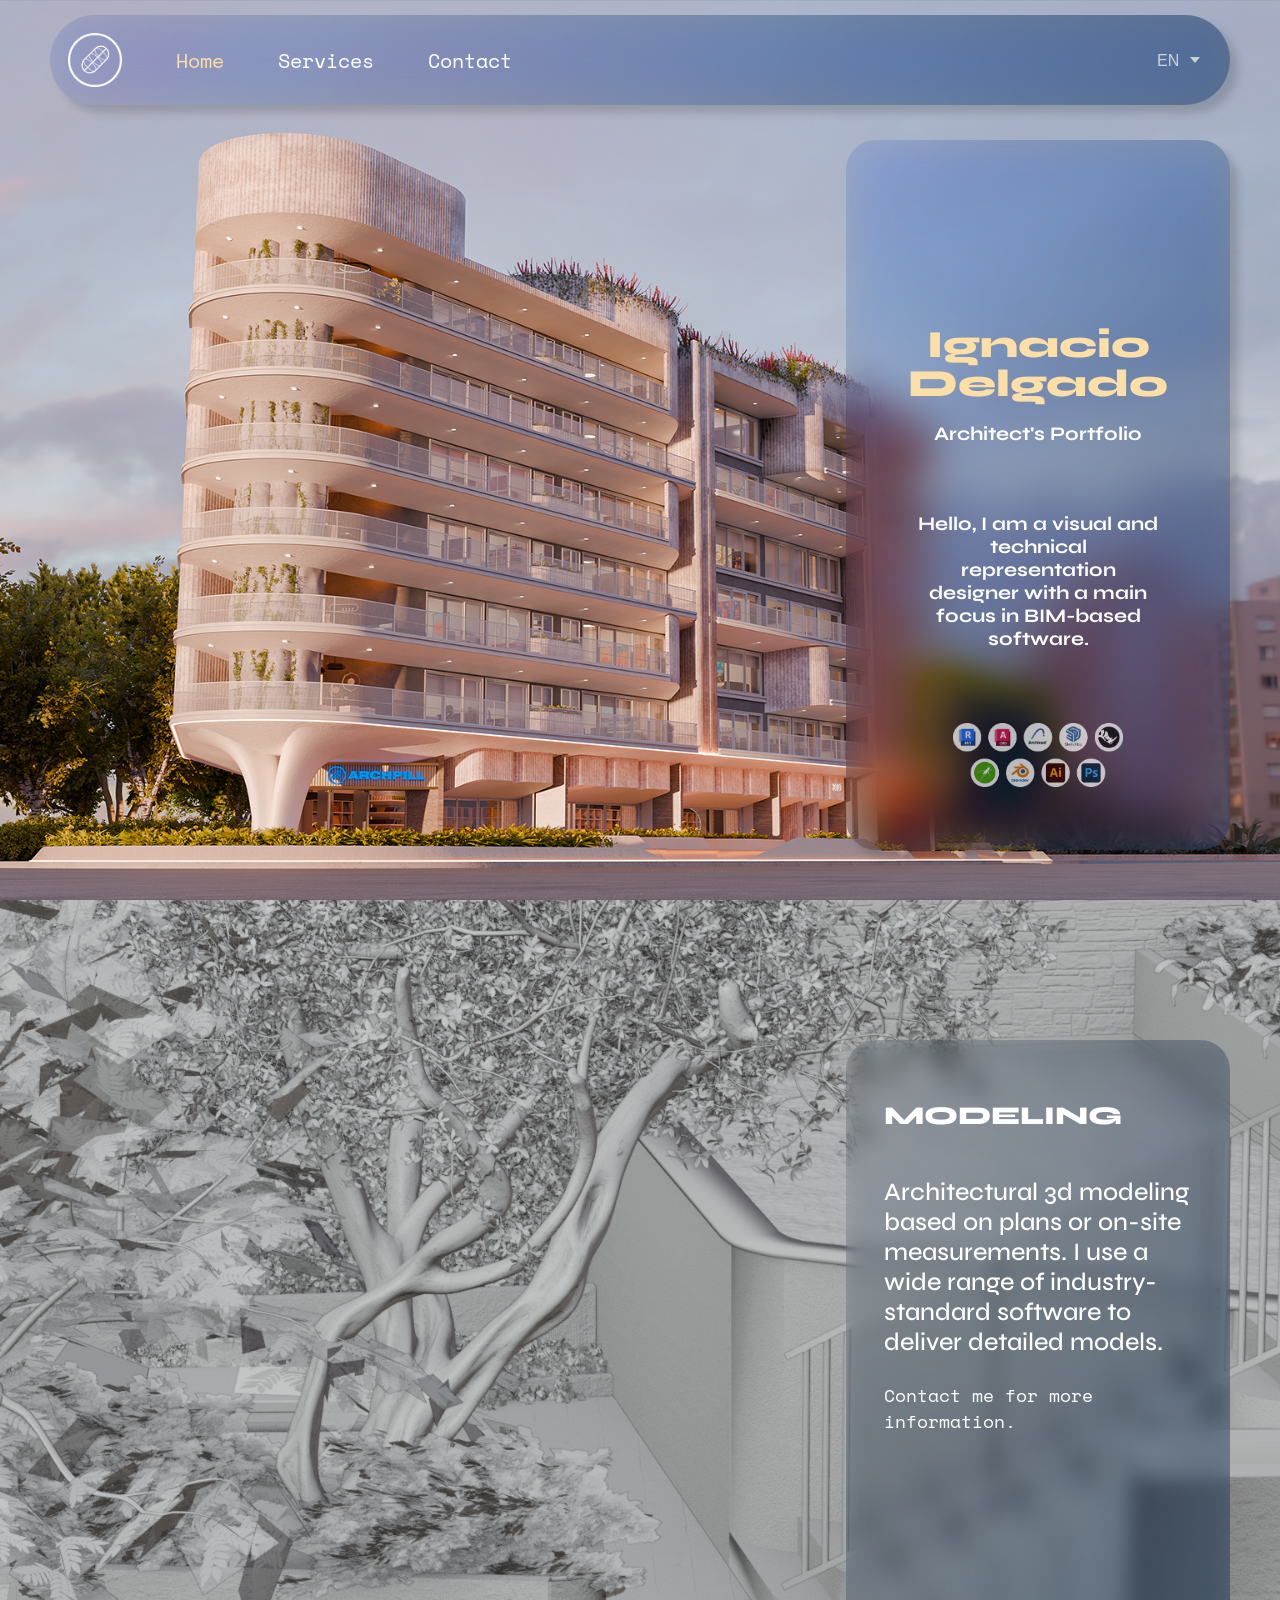
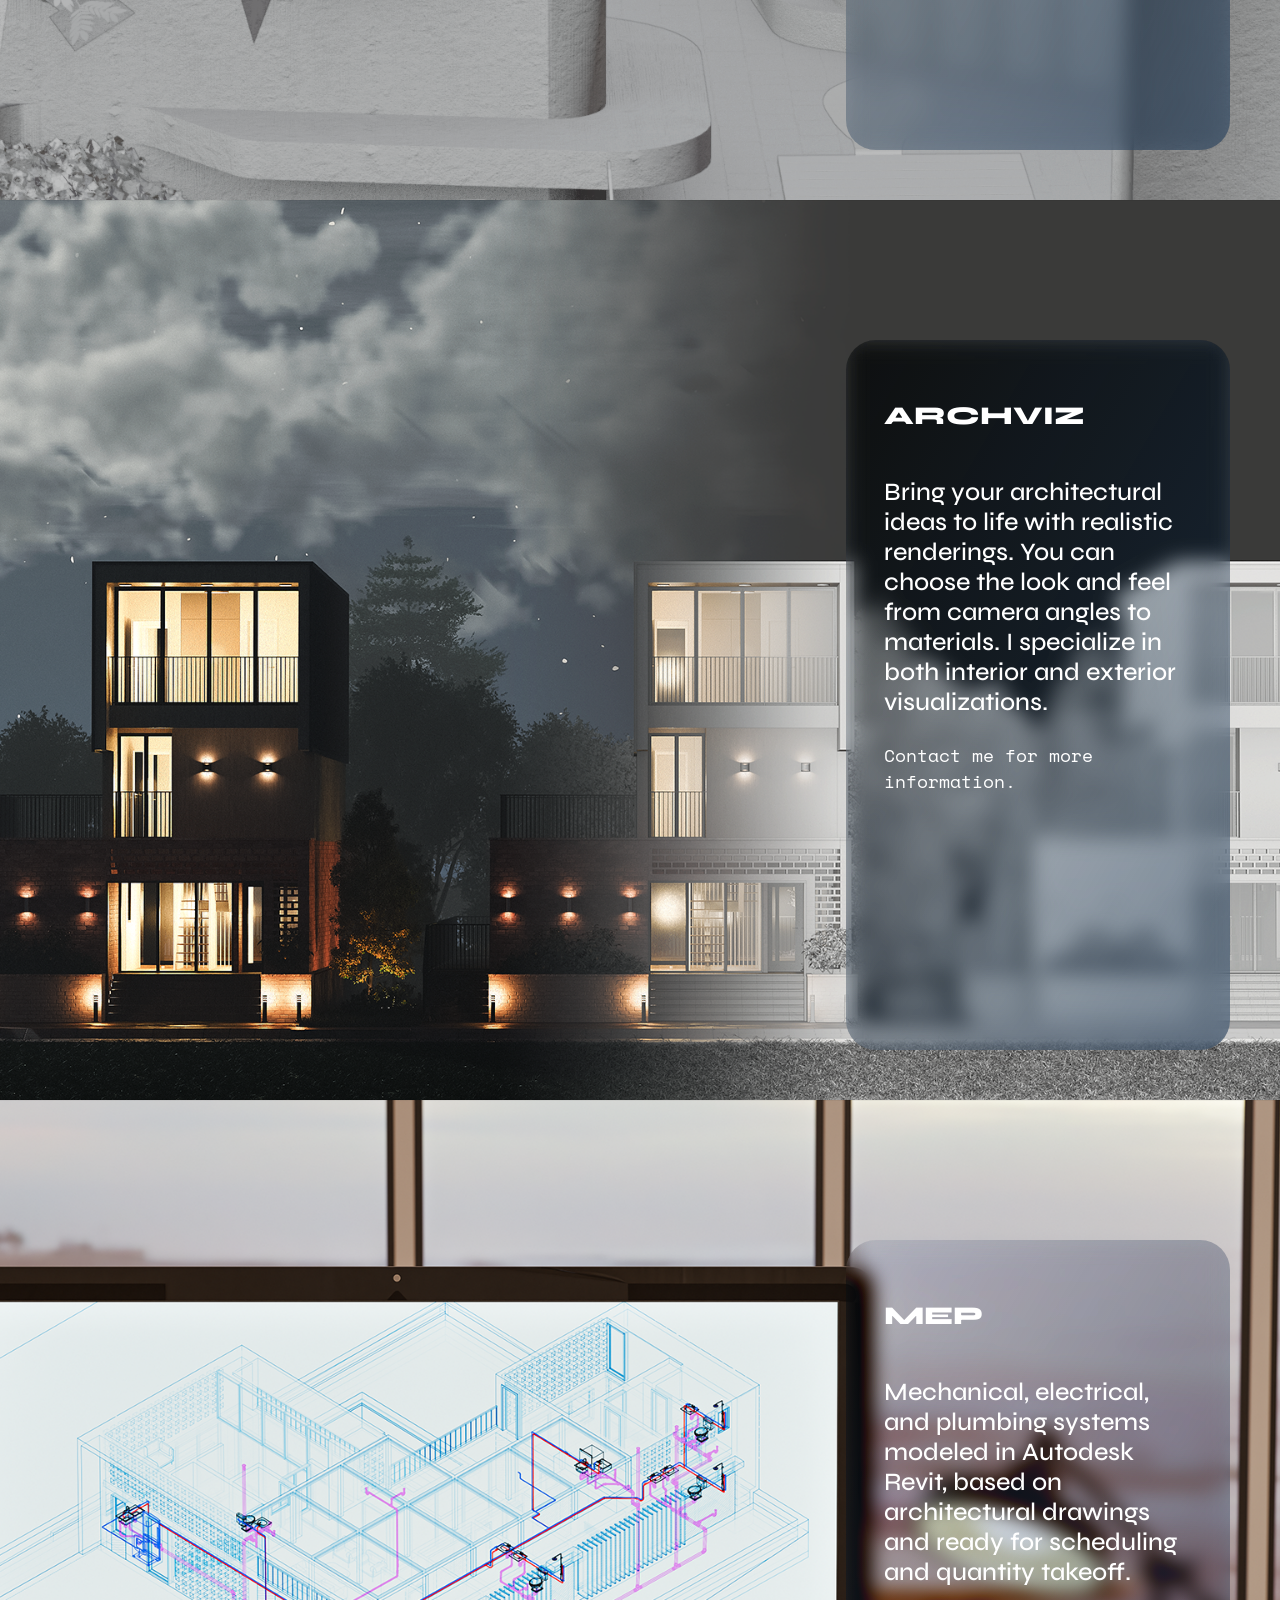
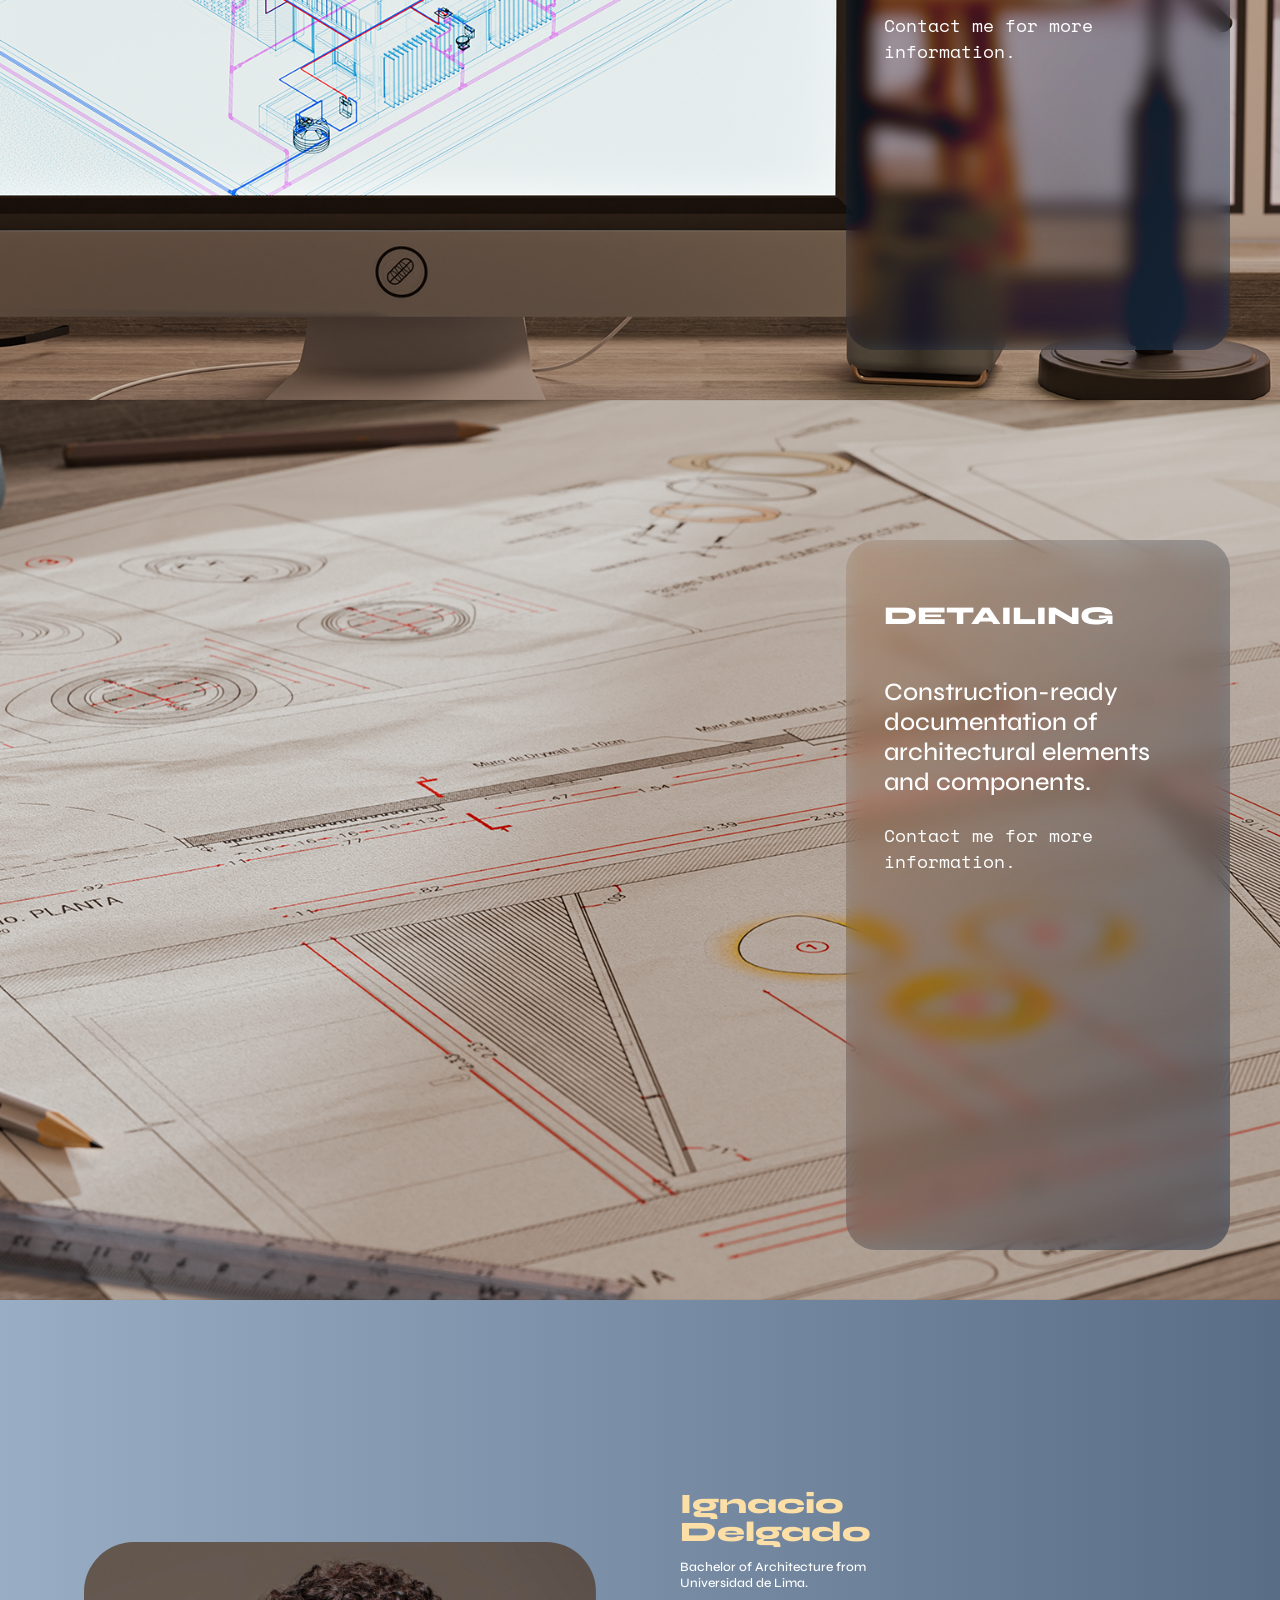
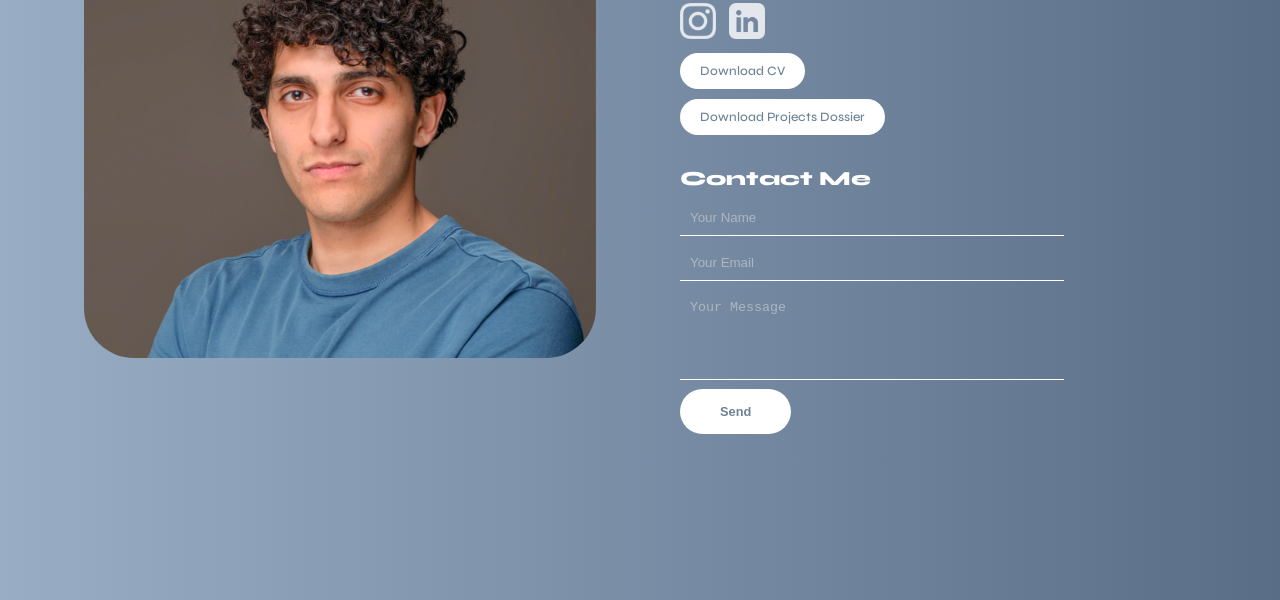
<file: index.html>
<!DOCTYPE html>
<html>
<head>
    <meta charset="UTF-8" />
    <meta name="description" content="Architectural portfolio of Ignacio Delgado. BIM, ArchViz, MEP and detailing services.">
    <title>Archpill</title>
    <link rel="Icon" href="img/favicon.ico" type="image/x-icon">
    <link rel="preconnect" href="https://fonts.googleapis.com">
    <link rel="preconnect" href="https://fonts.gstatic.com" crossorigin>
    <link href="https://fonts.googleapis.com/css2?family=Space+Mono&family=Syne:wght@400;500;600;700;800&display=swap" rel="stylesheet">
    <link rel="stylesheet" href="css/style.css">
    <meta name="viewport" content="width=device-width, initial-scale=1">
</head>

<body>
    
    <div id="modelBrowser">

    <div id="browserHeader">
    <span>3d Explorer</span>
    <button id="closeBrowser">✕</button>
    </div>

    <input type="text" id="modelSearch" placeholder="Search model...">

    <ul id="modelList"></ul>

    </div>
        
        <nav>

            <ul>
                <li><a href="#" id="modelBrowserBtn"><img src="img/logo.png" alt="My Logo"></a></li>
                <li><a id="navAbout" class="nav-link" href="#about">Home</a></li>
                <li><a id="navServices" class="nav-link" href="#services">Services</a></li>
                <li><a id="navContact" class="nav-link" href="#contact">Contact</a></li>
                <li class="language-select"><select>
                    <option value="en">EN</option>
                    <option value="es">ES</option>
                </select></li>
            </ul>
        </nav>

        <section id="about" class="about">
            <article>

                <!-- image slider -->
                <div id="slider" class="slider">
                    <div id="imageslider" class="slider-container">
                        <figure>
                        <img src="img/render 01.webp" alt="Building Render">
                        <img src="img/render 02.webp" alt="House Render">
                        <img src="img/render 03.webp" alt="Bedroom Render">
                        <img src="img/render 04.webp" alt="Hallway Render">
                        <img src="img/render 01.webp" alt="Building Render">
                        </figure>
                    </div>
                </div>
                <!-- image slider -->

                <div class="about-content">
                    <div class="title">
                        <h1>Ignacio<br>Delgado</h1>
                    </div>
                    <div class="subtitle">
                        <h3 id="subtitle1">Architect's Portfolio</h3>
                    </div>
                    <div class="description">
                        <b id="par1">Hello, I am a visual and technical representation designer with a main focus in BIM-based software.</b>
                    </div>
                    <div class="programs">
                        <div id="programs">
                            <figure>
                            <img src="img/programs.png" alt="">
                            </figure>
                        </div>
                    </div>
                </div>
            </article>

        </section>

        <section id="services" class="service-container">
            <section class="service service-3d sticky">

                <article>
                    <figure>
                        <img src="img/3dModels.webp" alt="3d Model" width="200">
                    </figure>

                    <div class="text">
                        <h2 id="services_modeling_title">MODELING</h2>
                        <p id="services_modeling_description">Architectural 3d modeling based on plans or on-site measurements. I use a wide range of industry-standard software to deliver detailed models.</p>
                        <a id="services_modeling_contact" href="#contact">Contact me for more information.</a>
                    </div>
                </article>

            </section>

            <section class="service service-render sticky">

                <article>
                <figure>
                    <img src="img/RenderTransition.webp" alt="Render transition to 3d model" width="200">
                    </figure>
                    <div class="text">
                        <h2 id="services_render_title">ARCHVIZ</h2>
                        <p id="services_render_description">Bring your architectural ideas to life with realistic renderings. You can choose the look and feel from camera angles to materials. I specialize in both interior and exterior visualizations.</p>
                        <a id="services_render_contact" href="#contact">Contact me for more information.</a>
                    </div>
                </article>

            </section>

            <section class="service service-mep sticky">

                <article>
                <figure>
                    <img src="img/MEP.webp" alt="MEP system routing" width="200">
                    </figure>
                    <div class="text">
                        <h2>MEP</h2>
                        <p id="services_mep_description">Mechanical, electrical, and plumbing systems modeled in Autodesk Revit, based on architectural drawings and ready for scheduling and quantity takeoff.</p>
                        <a id="services_mep_contact" href="#contact">Contact me for more information.</a>
                    </div>
                </article>

            </section>

            <section class="service service-detail sticky">

                <article>
                <figure>
                    <img src="img/Details.webp" alt="Architectural detail plans" width="200">
                    </figure>
                    <div class="text">
                        <h2 id="services_details_title">DETAILING</h2>
                        <p id="services_details_description">Construction-ready documentation of architectural elements and components.</p>
                        <a id="services_details_contact" href="#contact">Contact me for more information.</a>
                    </div>
                </article>

            </section>
        </section>

        <section id="contact" class="contact">
            <article>
                <figure class="profile-picture">
                    <img src="img/ProfilePicture.webp" alt="Ignacio Delgado Profile Picture">
                </figure>

                <div class="contact-content">
                    <div class="contact-data">
                        <h1> Ignacio <br> Delgado</h1>
                        <p id="contact_description">Bachelor of Architecture from <br> Universidad de Lima.</p>
                        <div class="social-networks">
                            <a href="https://www.instagram.com/archpill/" target="_blank">
                                <img src="img/InstagramLogo.png" alt="Instagram Icon">
                            </a>
                            <a href="https://www.linkedin.com/in/ignacio-delgado-b66bb219a/" target="_blank">
                                <img src="img/LinkedInLogo.png" alt="LinkedIn Icon">
                            </a>
                        </div>
                        <div class="download-content">
                            <a id="contact_cv" href="https://drive.google.com/file/d/1QMvNviJ8yWpUM3eVjz7Fx7KUgaL3fkpQ/view?usp=drive_link" target="_blank">Download CV</a>
                            <br>
                            <a id="contact_dossier" href="https://drive.google.com/file/d/12A3cQqpq6sU9uau0mVuE59PVUtL7NmC2/view?usp=drive_link" target="_blank">Download Projects Dossier</a>
                        </div>
                    </div>

                    <div class="contact-tools">
                                <form action="https://api.web3forms.com/submit" method="POST" class="contact-left">
                                    <div class="contact-left-title">

                                        <h2 id="contact_email_title">Contact Me</h2>
                                    </div>
                                    <input type="hidden" name="access_key" value="77ea78ff-f073-4a43-bc3b-4c7bc73c2e92">
                                    <input id="contact_email_name" type="text" name="name" placeholder="Your Name" class="contact-inputs" required>
                                    <input id="contact_email_email" type="email" name="email" placeholder="Your Email" class="contact-inputs" required>
                                    <textarea id="contact_email_message" name="message" placeholder="Your Message" class="contact-inputs" required></textarea>
                                    <button type="submit"> <p id="contact_email_send">Send</p> </button>
                                </form>
                    </div>
                </div>

            </article>    
           
        </section>
        
        <script src="main.js"></script>
</body>
</html>
</file>
<file: css/style.css>
* {
  box-sizing: border-box;
}

body {
  overflow-x: hidden;
}

html {
  scroll-behavior: smooth;
  -webkit-text-size-adjust: 100%;
  text-size-adjust: 100%;
}

html, body {

  margin:0;
  padding: 0;
  background: #000000;
  color: #ffffff;
  font-size: clamp(12px, 2vw, 30px);
  font-family: "Syne", sans-serif;
  font-optical-sizing: auto;
  font-style: normal;
}

h1 {
  font-size: clamp(20px, 3vw, 60px);
  margin: 0px;
  font-weight: 800;
  line-height: 1em;
}

h2 {
  font-size: clamp(15px, 2vw, 30px);
  font-weight: 800;
}

h3 {
  font-size: clamp(8px, 1.5vw, 30px);
  font-weight: 700;
}

a {
  color: #ffffff;
  text-decoration: none;
}

p {
  font-size: clamp(10px, 2vw, 25px);
  font-weight: 500;
}

/* sections*/

section {
  position: relative;
  display: flex;
  width: 100%;
  min-height: 100vh;

  z-index: 1;
}

.service.sticky .text,
.service.sticky figure {
  pointer-events: auto;
}

/* navigation */

nav.color-change {
  background-color: #99adc5;
  transition: background-color 1s ease;
}

nav {
  position: fixed;
  height: 10vh;
  top: 15px;
  left: 50px;
  right: 50px;
  font-size: 20px;
  z-index: 2;
  
  background-color: transparent;
  background: linear-gradient(120deg,#42536815, #26426290);
  backdrop-filter: blur(20px) brightness(0.85) contrast(1.5) saturate(2);
  box-shadow: 8px 8px 8px rgba(10, 10, 10, 0.15);
  
  border-radius: 100px;

  transition: background-color 1s ease;
}

nav ul {
  display: flex;
  align-items: center;
  width: 100%;
  height: 100%;
  margin: 0;
  padding: 0;

}

nav ul li {
  list-style: none;
  margin-left: 2vh;
  margin-right: 4vh;
}

nav ul li a {
  color: #ffffff;
  font-family: "Space Mono", monospace;
  font-weight: 400;
  font-style: normal;
}

nav ul li a img {
  height: 6vh;
  vertical-align: middle;
  position: relative;
}

.nav-link.active {
  color: #FCDFA7;
}

/*NAVBAR ONLY HOVER WITH MOUSE*/
@media (hover: hover) and (pointer: fine) {
  nav ul li a:hover {
    color: #FCDFA7;
    transition: color 0.3s ease;
  }
}

/* language bar */

nav ul .language-select {
  margin-left: auto;
  margin-right: 20px; /* optional: for some spacing from the edge */
}

select {
  background: transparent;

  color: #cdd2d7;
  border: black;
  padding: 8px 30px 8px 12px; /* space on the right for the arrow */
  font-size: 16px;
  appearance: none; /* remove default arrow */
  -webkit-appearance: none;
  -moz-appearance: none;
  position: relative;
  background-image: url("data:image/svg+xml;charset=US-ASCII,%3Csvg xmlns='http://www.w3.org/2000/svg' width='10' height='6'%3E%3Cpath fill='%23cdd2d7' d='M0 0l5 6 5-6z'/%3E%3C/svg%3E");
  background-repeat: no-repeat;
  background-position: right 10px center;
  background-size: 10px 6px;
  transition: background-color 1s ease;
}

/* image slider */

.slider {
  z-index: 1;
  position: relative;
}

.slider-container {
  height: 100vh;
  width: 100vw;
  overflow: hidden;
  position: relative;
}

#imageslider figure {
  display: flex;
  width: 500vw; /* 5 images * 100vw each */
  margin: 0;
  padding: 0;
  animation: 20s slider infinite ease-in-out;
}

#imageslider figure img {
  width: 100vw;
  height: 100vh;
  object-fit: cover;
  object-position: center;
}

@keyframes slider {
  0% { transform: translateX(0%); }
  20% { transform: translateX(0%); }
  25% { transform: translateX(-20%); }
  45% { transform: translateX(-20%); }
  50% { transform: translateX(-40%); }
  70% { transform: translateX(-40%); }
  75% { transform: translateX(-60%); }
  95% { transform: translateX(-60%); }
  100% { transform: translateX(-80%); }
}
/*image slider end*/

/*about section*/

#about {
  scroll-margin-top: 10vh;
}

section.about article {
  position: relative;
  margin: auto;
  text-align: center;
  display: flex;
  flex-direction: column;
  align-items: center;
  justify-content: center;
  overflow: hidden;
}

section.about article .about-content {
  box-sizing: border-box;
  
  position: absolute;
  bottom: 50px;
  right: 50px;
  width: 30vw;
  height: calc(90vh - 100px);


  background: linear-gradient(120deg,#42536815, #26426290);
  backdrop-filter: blur(20px) brightness(0.85) contrast(1.5) saturate(2);

  box-shadow: 8px 8px 8px rgba(10, 10, 10, 0.15);
  border-radius: 30px;


  display: flex;
  flex-direction: column;
  justify-content: center;
  z-index: 2;
  padding: 30px;
}

section.about article .about-content .title {
  flex: 1;
  display: flex;
  align-items: flex-end;
  justify-content: center;
  color: #FCDFA7;
  text-align: center;
}

section.about article .about-content .subtitle {
  flex: 0;
  display: flex;
  align-items: flex-start;
  justify-content: center;
}


section.about article .about-content .description {
  flex: 1;
  display: flex;
  font-size: clamp(15px, 1.5vw, 25px);
  margin: 0 3.125vw 0 3.125vw; /* top, right, bottom, left */
  align-items: center;

}

#programs figure img {
  flex: 1;
  width: 70%;
  object-fit: cover;
  align-items: flex-start;
  opacity: 70%;
}

/* service section*/

.service.sticky {
  position: sticky;
  top: 0;
  height: 100vh;
}

.service-container {

  height: 400vh;
  z-index: 0;
}

#services {
  flex-direction: column;
}

section.service article {
  position: relative;
  width: 100%;
  height: 100%;
  display: flex;
  align-items: center;
  justify-content: flex-end;
  background: none;
  overflow: hidden;
}

section.service figure {
  position: absolute;
  top: 0;
  left: 0;
  width: 100%;
  height: 100%;
  margin: 0;
  z-index: 1;
}

section.service figure img {
  position: absolute;
  top: 0;
  left: 0;
  width: 100vw;
  height: 100vh;
  object-fit: cover;
  object-position: center;
  z-index: 1;
}

section.service .text {
  position: absolute;
  bottom: 50px;
  right: 50px;
  width: 30vw;
  height: calc(90vh - 100px);

  background: linear-gradient(120deg,#42536815, #26426290);
  backdrop-filter: blur(10px) brightness(0.85) contrast(1.5) saturate(2);

  border-radius: 30px;

  z-index: 2;
  padding: 3vw;
  display: flex;
  flex-direction: column;
  justify-content: start;
  color: white;
}

/* service section overrides */

section.service .text a {
  font-family: "Space Mono", monospace;
  font-size: 70%;
  transition: color 1s;
}

/* CONTACT ME ONLY HOVER WITH MOUSE*/
@media (hover: hover) and (pointer: fine) {
  section.service a:hover {
    color: #FCDFA7;
    text-decoration: underline;
  }
}

/* contact section*/

section.contact {
  height: 90vh !important; /* Forces it */
  background-color: #99adc5;
  background: linear-gradient(90deg,#99adc5, #596e86);
  backdrop-filter: brightness(0.85) contrast(1.5) saturate(2);
}

section.contact article {
  height: 90vh;
  width: 100vw;
  padding-top: 10vh;
  align-items: center;
  justify-content: center;
  display: flex;
  flex-direction: row;
  overflow: hidden;

}

section.contact article figure,
section.contact .contact-content {
  height: 90vh;
  width: 50%;
  display: flex;
  align-items: center;
  justify-content: center;
}

.profile-picture img {
  align-items: center;
  justify-content: center;
  width: 40vw;
  height: auto;
  border-radius: 50px;
}

section.contact .contact-content {
  flex-direction: column;
  align-items: start;
  height: 30vh;
}

section.contact .contact-tools {
  height: 30vh;
  padding-top: 1vh;
}

/* contact section email*/

.contact-left{
    display: flex;
    flex-direction: column;
    align-items: start;
    gap: 1vh;
}

.contact-inputs {
    width: 30vw;
    height: 4vh;
    border-bottom: 1.5px solid #ffffff;
    border-top: transparent;
    border-left: transparent;
    border-right: transparent;
    outline: transparent;
    padding-left: 10px;
    color: #ffffff;
    background-color: transparent;
}

.contact-left textarea {
    resize: none;  
    height: clamp(20px, 10vh, 12vh);
    padding-top: 10px;
}

.contact-inputs:focus{
    border-bottom: 1.5px solid white;
    border-top: #6F8298;
    border-left: #6F8298;
    border-right: #6F8298;
}

.contact-inputs::placeholder {
    color: #adb6c0;
}

.contact-left button {
    display: flex;
    align-items: center;
    padding: 2px 40px;
    color: #6F8298;
    gap: 10px;
    border: none;
    border-radius: 50px;
    background: #ffffff;
    cursor: pointer;
    transition: 0.3s ease;
}


/*CONTACT LEFT BUTTON ONLY HOVER WITH MOUSE*/
@media (hover: hover) and (pointer: fine) {
  .contact-left button:hover {
    color: #ffffff;
    background: #FCDFA7;
  }
}
/* contact section overrides */

#contact h1 {
  color: #FCDFA7;
  font-size: clamp(50%, 110%, 160%);
}

#contact h2 {
  font-size: clamp(10px, 1.8vw, 20px);
}

#contact p {
  font-size: clamp(5px, 1vw, 15px);
}

#contact a {
  font-size: clamp(5px, 1vw, 15px);
  font-weight: 500;
}

.download-content a {
  display: inline-block;
  color: #6F8298;
  background-color: #ffffff;
  border-radius: 50px;
  padding: 10px 20px;
  margin: 5px 0;
  transition: 0.3s ease;
}


/*CONTACT DATA BUTTONS ONLY HOVER WITH MOUSE*/
@media (hover: hover) and (pointer: fine) {
  .contact-data a:hover {
    color: #ffffff;
    background-color: #FCDFA7;
  }
}

.contact-left button p {
  font-weight: 600;
  font-size: clamp(5px, 10vh, 15px);
}

.contact-left-title h2 {
  font-size: clamp(5px, 10vh, 25px);
  margin-bottom: 0px;
}

/* Social media icons */

.social-networks {
  display: flex;
  gap: 1vw;
  margin: 1vh 0px;
}

.social-networks img {
  display: flex;
  height: 4vh;
  align-items: start;
  justify-content: start;
  object-fit: cover;
}

.social-networks img:hover {
  transform: none;
}

.social-networks a img {
  transition: none !important;
  background: none !important;
  filter: none !important;
}

.social-networks a:hover {
  color: inherit !important;
  background: none !important;
}


/* 1. MOBILE LAYOUT VERTICAL */
@media (max-width: 600px) and (orientation: portrait) {


    /* NAVBAR */

      nav {
        left: 10px;
        right: 10px;
        top: 10px;
        font-size: 10px; /* smaller font for mobile */
        padding: 5px 10px;
    }

    nav ul li {
        margin: 5px 10px; /* tighter margins */
    }

    nav ul li a {
        font-size: clamp(5px, 11px, 25px); /* shrink text */
        white-space: nowrap; /* keep each link on one line */
    }

    nav ul li a img {
        height: 30px; /* smaller logo */
    }

    nav ul .language-select select {
        font-size: clamp(5px, 11px, 25px);
        padding: 4px 20px 4px 8px;
    }
  

    /* ABOUT SECTION */

    section.about article .about-content {
        bottom: 20vh;
        right: 15vw;
        width: 70vw;
        height: 50vh;
    }

    h3 {
      font-size: clamp(12px, 1.8vw, 30px);
      font-weight: 700;
    }

    section.about article .about-content .description {
      font-size: clamp(14px, 1vw, 18px);
      margin: 10px 3.125vw 0 3.125vw; /* top, right, bottom, left */
    }

    #programs figure img {
      width: 90%;
      margin: 10px 0 0 0; /* top, right, bottom, left */
    }

    /* SERVICE SECTION */

    section.service .text {
        top: calc(10vh + 20px);
        right: 10px;
        width: 50vw;
        height: 40vh;
    }

    section.service .text h2 {
        font-size: clamp(5px, 12px, 30px)
    }

    section.service .text p {
        font-size: clamp(5px, 12px, 30px);
    }

    section.service .text a {
        font-size: clamp(5px, 10px, 25px);
    }

    /* CONTACT SECTION */

    section.contact article {
        flex-direction: column; /* stack vertically */
        height: 100vh; /* let it grow naturally */
        padding-top: 50px; /* keep space below navbar */
      }

    section.contact article figure,
    section.contact .contact-content {
        width: 100%; /* full width */
        height: auto; /* adjust height to content */
        justify-content: center;
        text-align: center;
      }

    .profile-picture img {
        width: 20vh;
        height: 20vh;
        object-fit: cover;
       border-radius: 50%;
      }

    section.contact .contact-content {
        align-items: center;
      }

    section.contact .contact-data {
        height: 25vh;
    }

    .download-content a {
        margin: 2.5px 0;
        padding: 5px 12px;
    }

    section.contact .contact-tools {
        height: 35vh;
    }

    .social-networks {
        align-items: center;
        justify-content: center;
    }

    .social-networks img {
        height: 3vh;
    }

    .contact-left button {
        padding: 0px 20px;
    }

    .contact-left-title h2 {
        font-size: clamp(10px, 2vh, 30px);
    }

    #contact h1 {
        font-size: clamp(10px, 3vh, 30px);
    }

    #contact p {
        font-size: clamp(10px, 1.5vw, 15px);
    }

    #contact a {
        font-size: clamp(10px, 1.5vw, 15px) ;
    }

    .contact-inputs {
        width: 80vw; /* fit smaller screens */
      }

}

/* 2. MOBILE LAYOUT HORIZONTAL */

@media (max-width: 1022px) and (max-height: 600px) and (orientation: landscape) {
    /* NAVBAR */

      nav {
        left: 10px;
        right: 10px;
        top: 10px;
        font-size: 10px; /* smaller font for mobile */
        padding: 2.5px 5px;
    }

    nav ul li {
        margin: 5px 10px; /* tighter margins */
    }

    nav ul li:first-child {
        margin-left: 1px; /* adjust to your liking */
        margin-right: 8px; /* keeps spacing from next element */
    }

    nav ul li a {
        font-size: clamp(10px, 12px, 25px); /* shrink text */
        white-space: nowrap; /* keep each link on one line */
    }

    nav ul li a img {
        height: 7vh; /* smaller logo */
    }

    nav ul .language-select select {
        font-size: clamp(10px, 12px, 24px);
        padding: 4px 20px 4px 8px;
    }
  

    /* ABOUT SECTION */

    section.about article .about-content {
        bottom: 10px;
        right: 15px;
        height: calc(90vh - 30px);
    }

    section.about article h1 {
      font-size: clamp(15px, 2vw, 25px);
    }

    h3 {
      font-size: clamp(8px, 1.3vw, 15px);
    }

    section.about article .about-content .description {
      font-size: clamp(10px, 1.5vw, 15px);
      margin: 5px 0.5vw 0 0.5vw; /* top, right, bottom, left */
    }

    #programs figure img {
      width: 90%;
      margin: 5px 0 0 0; /* top, right, bottom, left */
    }

    /* SERVICE SECTION */

    section.service .text {
        bottom: 10px;
        right: 15px;
        height: calc(90vh - 30px);
    }

    section.service .text p {
        font-size: clamp(11px, 1vw, 18px);
    }

    section.service .text a {
        font-size: clamp(10px, 0.8vw, 15px);
    }

    /* CONTACT SECTION */

    .profile-picture img {
      border-radius: 25px;
      height: 65vh;
      width: auto;
    }

    .download-content a {
        margin: 1px 0;
        padding: 2.5px 12px;
    }

    .social-networks img {
        height: 5vh;
    }

    .contact-left button {
        padding: 0px 20px;
    }

    #contact h1 {
        font-size: clamp(8px, 1.8vw, 18px);
    }

    .contact-left-title h2 {
        font-size: clamp(9px, 1.2vw, 12px);
        margin-top: 1vh;
    }

    #contact p {
        font-size: clamp(6px, 1vw, 12px);
    }

    #contact a {
        font-size: clamp(5px, 1vw, 10px);
    }

    .contact-inputs {
        font-size: clamp(5px, 1vw, 10px);
    }

}

/* 3. TABLET LAYOUT VERTICAL */

@media (min-width: 601px) and (max-width: 1023px) and (min-height: 601px) {
    
    /* NAVBAR */

      nav {
        left: 10px;
        right: 10px;
        top: 10px;
        font-size: 10px; /* smaller font for mobile */
        padding: 5px 10px;
    }

    nav ul li {
        margin: 5px 10px; /* tighter margins */
    }

    nav ul li a {
        font-size: clamp(18px, 22px, 30px); /* shrink text */
        white-space: nowrap; /* keep each link on one line */
    }

    nav ul li a img {
        height: 50px; /* smaller logo */
    }

    nav ul .language-select select {
        font-size: clamp(15px, 20px, 25px);
        padding: 4px 20px 4px 8px;
    }
  

    /* ABOUT SECTION */

    section.about article .about-content {
        bottom: 22.5vh;
        right: 27.5vw;
        width: 45vw;
        height: 45vh;
    }

    section.about article h1 {
      font-size: clamp(20px, 3.5vw, 30px);
    }

    h3 {
      font-size: clamp(15px, 2vw, 30px);
      font-weight: 700;
    }

    section.about article .about-content .description {
      font-size: clamp(18px, 1.5vw, 25px);
      margin: 10px 3.125vw 0 3.125vw; /* top, right, bottom, left */
    }

    #programs figure img {
      width: 90%;
      margin: 10px 0 0 0; /* top, right, bottom, left */
    }

    /* SERVICE SECTION */

    section.service .text {
        top: calc(10vh + 20px);
        right: 10px;
        width: 40vw;
        height: 35vh;
    }

    section.service .text p {
        font-size: clamp(18px, 2vw, 30px);
    }

    section.service .text a {
        font-size: clamp(85%, 90%, 100%);
    }

    /* CONTACT SECTION */

    section.contact article {
        flex-direction: column; /* stack vertically */
        height: 100vh; /* let it grow naturally */
        padding-top: 50px; /* keep space below navbar */
      }

    section.contact article figure,
    section.contact .contact-content {
        width: 100%; /* full width */
        height: auto; /* adjust height to content */
        justify-content: center;
        text-align: center;
      }

    .profile-picture img {
        width: 20vh;
        height: 20vh;
        object-fit: cover;
       border-radius: 50%;
      }

    section.contact .contact-content {
        align-items: center;
      }

    section.contact .contact-data {
        height: 25vh;
    }

    .download-content a {
        margin: 4px 0;
        padding: 8px 18px;
    }

    section.contact .contact-tools {
        height: 35vh;
    }

    .social-networks {
        align-items: center;
        justify-content: center;
    }

    .social-networks img {
        height: 3.8vh;
    }

    .contact-left button {
        padding: 0px 30px;
    }

    .contact-left-title h2 {
        font-size: clamp(18px, 3vw, 25px);
    }

    #contact h1 {
        font-size: clamp(25px, 3.8vw, 35px);
    }

    #contact p {
        font-size: clamp(10px, 1.8vw, 15px);
    }

    #contact a {
        font-size: clamp(12px, 2vw, 15px) ;
    }

    .contact-inputs {
        width: 80vw; /* fit smaller screens */
      }

}

#modelBrowser{
position:fixed;
top:50%;
left:50%;
transform:translate(-50%,-50%);
width:900px;
height: 900px;
max-width:90vw;
max-height:60vh;
background:#111;
border-radius:15px;
padding:20px;
z-index:999;
display:none;
overflow-y:auto;
box-sizing:border-box;
}


#modelSearch{
width:100%;
padding:10px;
margin-bottom:10px;
background:#222;
border:none;
color:white;
border-radius:8px;
font-family:monospace;
}

#modelList{
list-style:none;
padding:0;
margin:0;
}

#modelList li{
padding:8px;
cursor:pointer;
border-bottom:1px solid #333;
}

#modelList li:hover{
background:#333;
}

#browserHeader{
display:flex;
justify-content:space-between;
align-items:center;
margin-bottom:10px;
color:white;
font-family: monospace;
}

#closeBrowser{
background:none;
border:none;
color:white;
font-size:18px;
cursor:pointer;
}

#closeBrowser:hover{
color:#FCDFA7;
}
</file>
